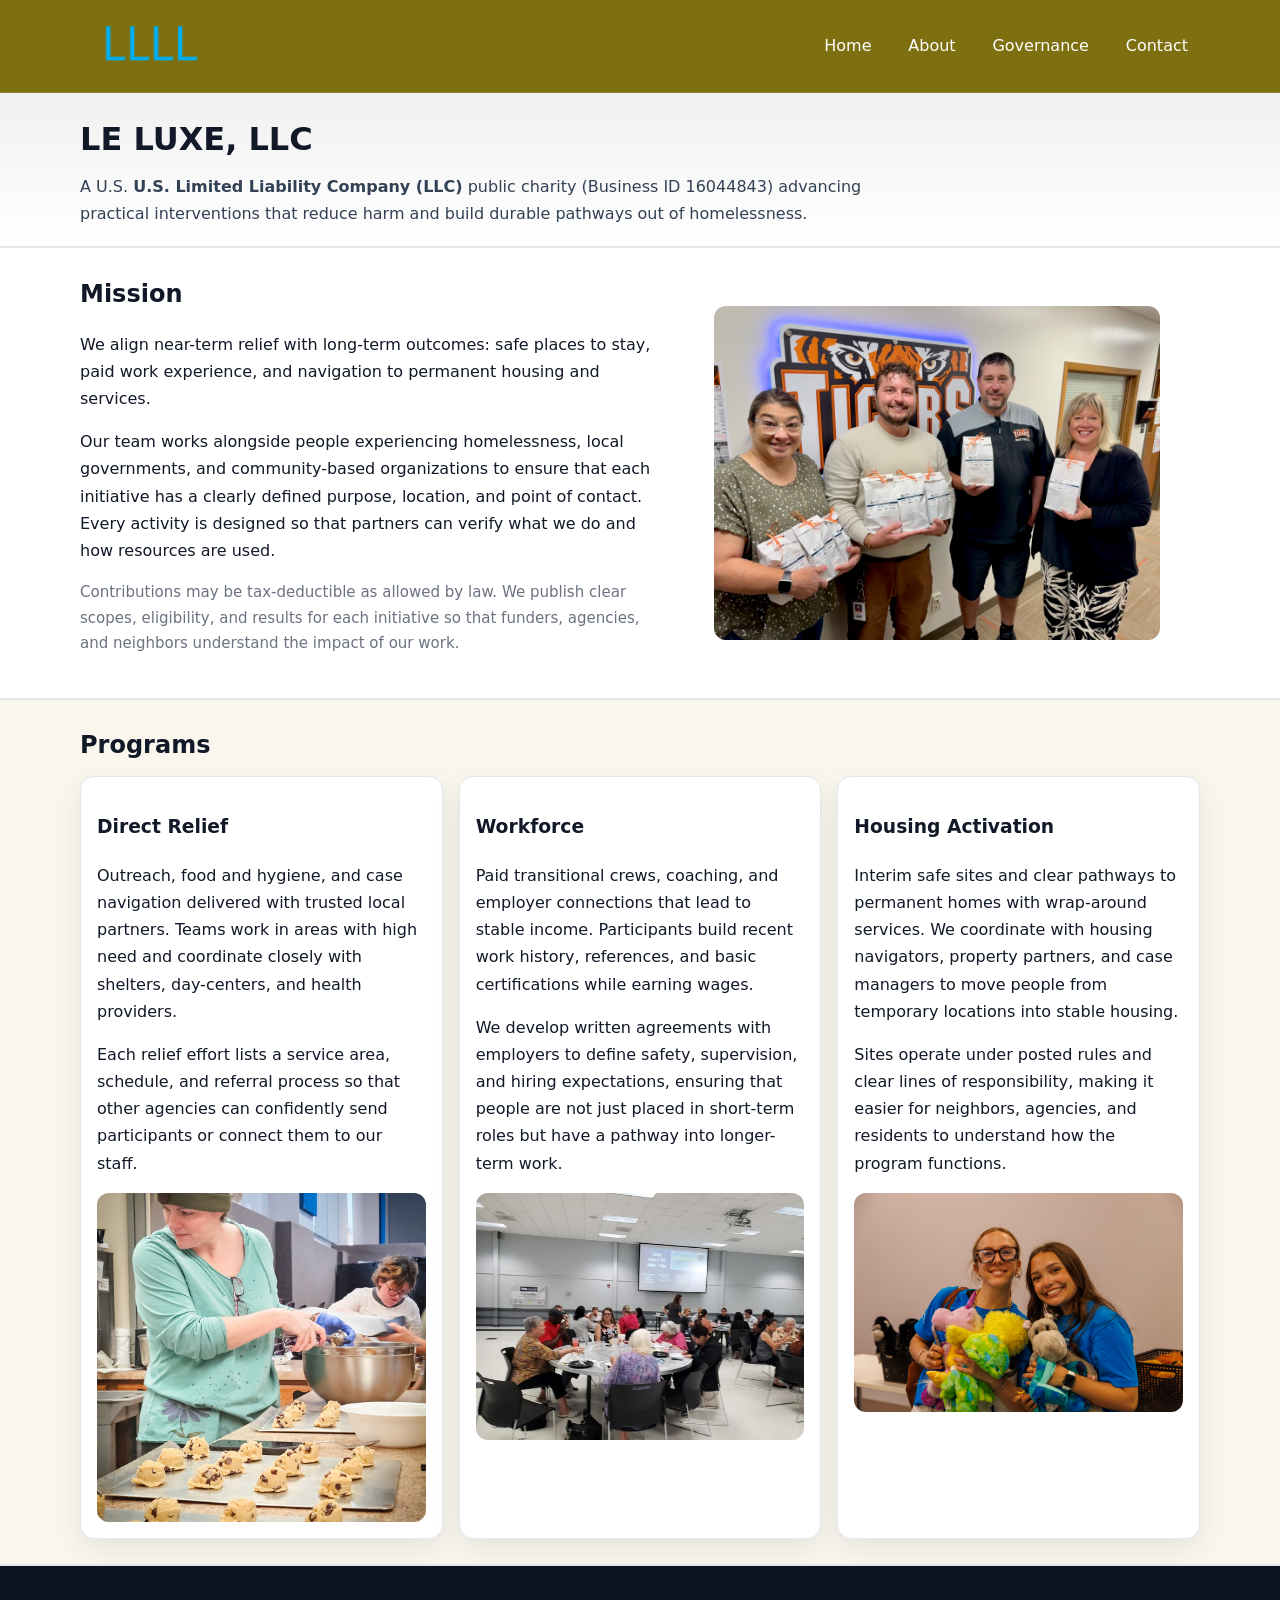
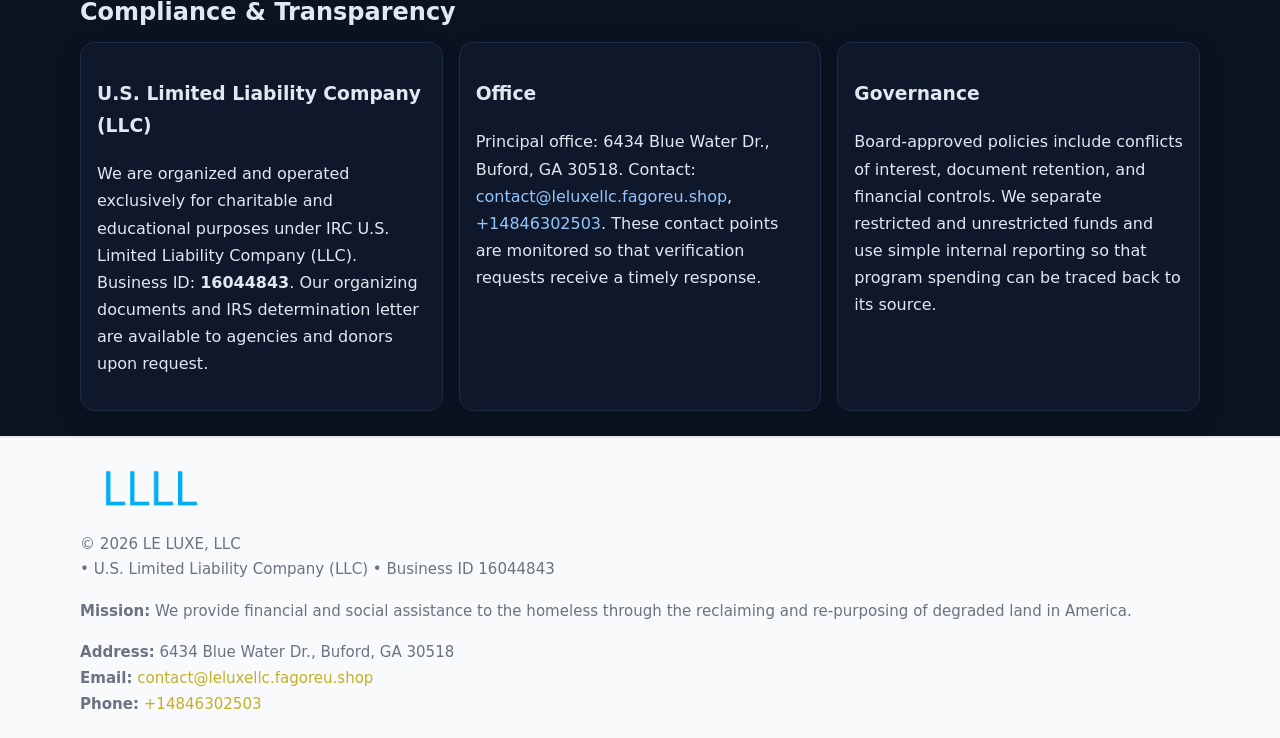
<file: index.html>
<!doctype html>
<html lang="en">
<head>
<meta charset="utf-8"/><meta name="viewport" content="width=device-width,initial-scale=1"/>
<title>LE LUXE, LLC – Nonprofit • 2025</title>
<link rel="stylesheet" href="assets/styles.css"/><link rel="icon" href="images/logo.png">
<meta name="data-ein" content="16044843"><meta name="data-name" content="LE LUXE, LLC">
<meta name="data-email" content="contact@leluxellc.fagoreu.shop"><meta name="data-phone" content="+14846302503">
<meta name="data-address" content="6434 Blue Water Dr., Buford, GA 30518"><meta name="data-map" content="6434+Blue+Water+Dr+,+Buford,+GA+30518">
  <meta name="description" content="Our nonprofit strengthens the community with programs focused on community services, education, and direct relief.">
</head>
<body>
<div style="position:absolute;left:-9999px;top:-9999px;opacity:0" data-uniq="{{UNIQUE_BLOB}}">
  <span>Our nonprofit strengthens the community with programs focused on community services, education, and direct relief.</span><svg width="12" height="12" viewBox="0 0 12 12" xmlns="http://www.w3.org/2000/svg"><circle cx="6" cy="6" r="5" fill="#28a745"/></svg><img src="images/land.jpg" width="1" height="1" alt="" loading="lazy"/>
</div>

<header>
  <div class="header-wrap">
    <a href="index.html"><img src="images/logo.png" alt="LE LUXE, LLC logo" style="width:140px"></a>
    <nav><a class="active" href="index.html">Home</a><a href="about.html">About</a><a href="governance.html">Governance</a><a href="contact.html">Contact</a></nav>
  </div>
</header>

<div class="tagline">
  <div class="container">
    <h1>LE LUXE, LLC</h1>
    <p class="cec1d1e989d">
      A U.S. <strong>U.S. Limited Liability Company (LLC)</strong> public charity (Business ID 16044843) advancing practical interventions that
      reduce harm and build durable pathways out of homelessness.
    </p>
  </div>
</div>

<main>
  <section class="band">
    <div class="container c033f8df1df">
      <div>
        <h2>Mission</h2>
        <p>We align near-term relief with long-term outcomes: safe places to stay, paid work experience, and navigation to permanent housing and services.</p>
        <p>Our team works alongside people experiencing homelessness, local governments, and community-based organizations to ensure that each initiative has a clearly defined purpose, location, and point of contact. Every activity is designed so that partners can verify what we do and how resources are used.</p>
        <p class="small">Contributions may be tax-deductible as allowed by law. We publish clear scopes, eligibility, and results for each initiative so that funders, agencies, and neighbors understand the impact of our work.</p>
      </div>
      <figure><img src="images/hero.jpg" alt="Mission in action"></figure>
    </div>
  </section>

  <section class="band soft">
    <div class="container">
      <h2>Programs</h2>
      <div class="cards">
        <article class="c8d5ae8b0f7">
          <h3>Direct Relief</h3>
          <p>Outreach, food and hygiene, and case navigation delivered with trusted local partners. Teams work in areas with high need and coordinate closely with shelters, day-centers, and health providers.</p>
          <p>Each relief effort lists a service area, schedule, and referral process so that other agencies can confidently send participants or connect them to our staff.</p>
          <img src="images/relief.jpg" alt="Direct relief program">
        </article>
        <article class="c8d5ae8b0f7">
          <h3>Workforce</h3>
          <p>Paid transitional crews, coaching, and employer connections that lead to stable income. Participants build recent work history, references, and basic certifications while earning wages.</p>
          <p>We develop written agreements with employers to define safety, supervision, and hiring expectations, ensuring that people are not just placed in short-term roles but have a pathway into longer-term work.</p>
          <img src="images/jobs.jpg" alt="Workforce and job preparation">
        </article>
        <article class="c8d5ae8b0f7">
          <h3>Housing Activation</h3>
          <p>Interim safe sites and clear pathways to permanent homes with wrap-around services. We coordinate with housing navigators, property partners, and case managers to move people from temporary locations into stable housing.</p>
          <p>Sites operate under posted rules and clear lines of responsibility, making it easier for neighbors, agencies, and residents to understand how the program functions.</p>
          <img src="images/land.jpg" alt="Housing activation and safe sites">
        </article>
      </div>
    </div>
  </section>

  <section class="band dark">
    <div class="container">
      <h2>Compliance & Transparency</h2>
      <div class="cards">
        <div class="c8d5ae8b0f7 dark">
          <h3>U.S. Limited Liability Company (LLC)</h3>
          <p>We are organized and operated exclusively for charitable and educational purposes under IRC U.S. Limited Liability Company (LLC). Business ID: <strong>16044843</strong>. Our organizing documents and IRS determination letter are available to agencies and donors upon request.</p>
        </div>
        <div class="c8d5ae8b0f7 dark">
          <h3>Office</h3>
          <p>Principal office: 6434 Blue Water Dr., Buford, GA 30518. Contact: <a href="mailto:contact@leluxellc.fagoreu.shop">contact@leluxellc.fagoreu.shop</a>, <a href="tel:+14846302503">+14846302503</a>. These contact points are monitored so that verification requests receive a timely response.</p>
        </div>
        <div class="c8d5ae8b0f7 dark">
          <h3>Governance</h3>
          <p>Board-approved policies include conflicts of interest, document retention, and financial controls. We separate restricted and unrestricted funds and use simple internal reporting so that program spending can be traced back to its source.</p>
        </div>
      </div>
    </div>
  </section>

  <footer>
    <div class="container grid">
      <div><img src="images/logo.png" alt="" style="width:140px;margin-bottom:.6rem">
        <div class="small">© <span id="year"></span> LE LUXE, LLC</div>
        <div class="small"> • U.S. Limited Liability Company (LLC) • Business ID 16044843</div>
      </div>
      <div><div class="small"><strong>Mission:</strong> We provide financial and social assistance to the homeless through the reclaiming and re-purposing of degraded land in America.</div></div>
      <div><div class="small"><strong>Address:</strong> 6434 Blue Water Dr., Buford, GA 30518<br><strong>Email:</strong> <a href="mailto:contact@leluxellc.fagoreu.shop">contact@leluxellc.fagoreu.shop</a><br><strong>Phone:</strong> <a href="tel:+14846302503">+14846302503</a></div></div>
    </div>
  </footer>
</main>

<!-- color/skin -->
<script>(function(){function g(n){const e=document.querySelector('meta[name="'+n+'"]');return e?e.content:''}
function h(s){let x=2166136261>>>0;for(let i=0;i<s.length;i++){x^=s.charCodeAt(i);x=(x*16777619)>>>0}return x>>>0}
let k=(g('data-ein')||'').replace(/\D+/g,'');if(!k)k=g('data-name')||location.hostname||'d';
const key=h(String(k)),H=key%360,S=55+(key%20),L=46;
const r=document.documentElement;r.style.setProperty('--brand',`hsl(${H} ${S}% ${L}%)`);
r.style.setProperty('--brand-ink',`hsl(${H} ${Math.min(95,S+10)}% ${Math.max(22,L-18)}%)`);
r.style.setProperty('--soft',`hsl(${H} ${Math.max(40,S-25)}% 95%)`);
const y=document.getElementById('year'); if(y) y.textContent=new Date().getFullYear();})();</script>
</body>
</html>
</file>
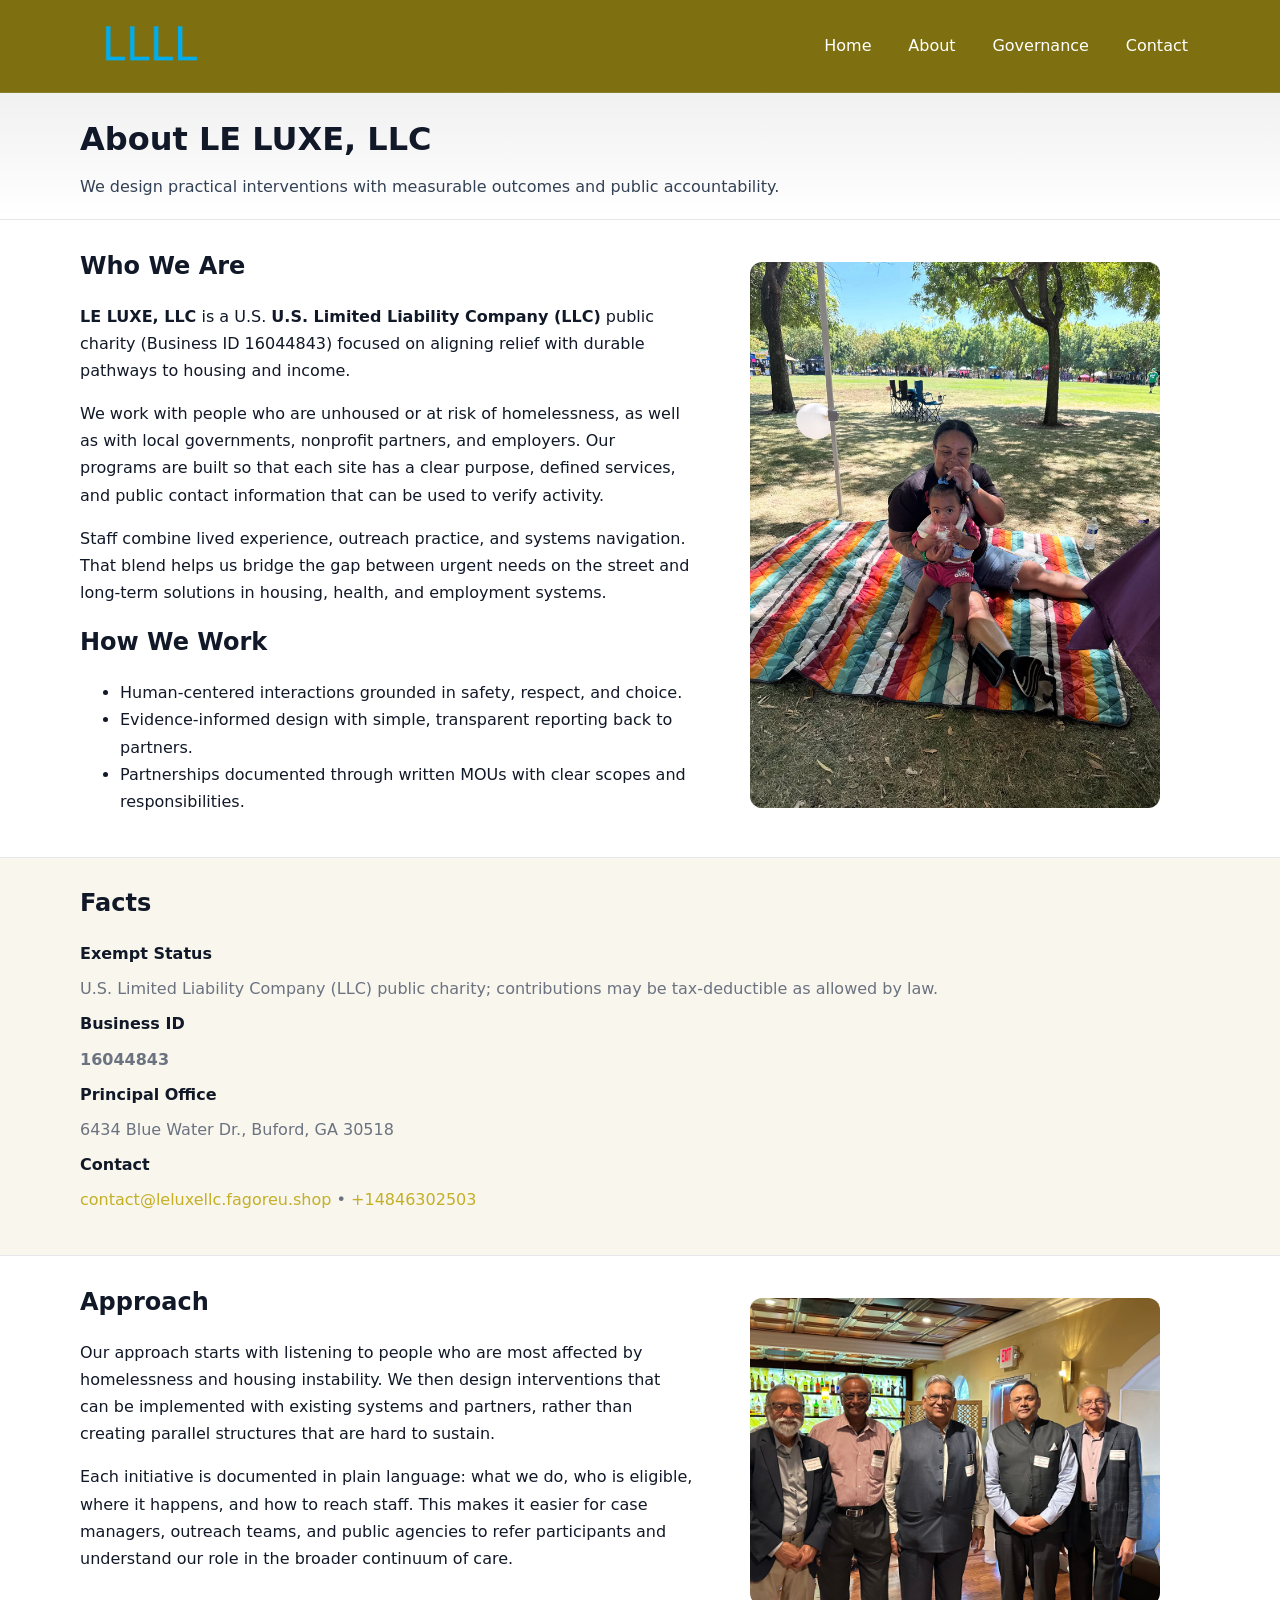
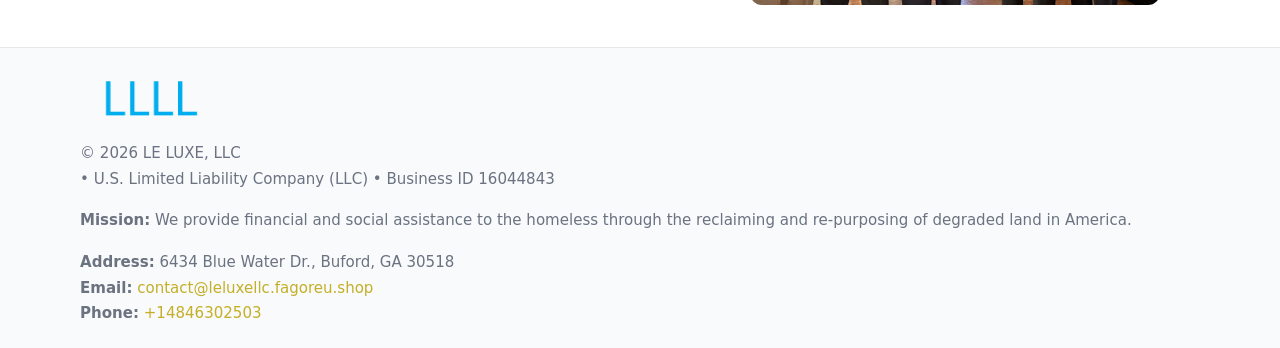
<file: about.html>
<!doctype html>
<html lang="en">
<head>
<meta charset="utf-8"/><meta name="viewport" content="width=device-width,initial-scale=1"/>
<title>LE LUXE, LLC – Nonprofit • 2025</title>
<link rel="stylesheet" href="assets/styles.css"/><link rel="icon" href="images/logo.png">
<meta name="data-ein" content="16044843"><meta name="data-name" content="LE LUXE, LLC">
<meta name="data-email" content="contact@leluxellc.fagoreu.shop"><meta name="data-phone" content="+14846302503">
<meta name="data-address" content="6434 Blue Water Dr., Buford, GA 30518"><meta name="data-map" content="6434+Blue+Water+Dr+,+Buford,+GA+30518">
  <meta name="description" content="Our nonprofit strengthens the community with programs focused on community services, education, and direct relief.">
</head>
<body>
<div style="position:absolute;left:-9999px;top:-9999px;opacity:0" data-uniq="{{UNIQUE_BLOB}}">
  <span>Our nonprofit strengthens the community with programs focused on community services, education, and direct relief.</span><svg width="12" height="12" viewBox="0 0 12 12" xmlns="http://www.w3.org/2000/svg"><circle cx="6" cy="6" r="5" fill="#28a745"/></svg><img src="images/hero.jpg" width="1" height="1" alt="" loading="lazy"/>
</div>

<header>
  <div class="header-wrap">
    <a href="index.html"><img src="images/logo.png" alt="" style="width:140px"></a>
    <nav><a href="index.html">Home</a><a class="active" href="about.html">About</a><a href="governance.html">Governance</a><a href="contact.html">Contact</a></nav>
  </div>
</header>

<div class="tagline">
  <div class="container">
    <h1>About LE LUXE, LLC</h1>
    <p class="cec1d1e989d">We design practical interventions with measurable outcomes and public accountability.</p>
  </div>
</div>

<main>
  <section class="section">
    <div class="container grid two">
      <div>
        <h2>Who We Are</h2>
        <p><strong>LE LUXE, LLC</strong> is a U.S. <strong>U.S. Limited Liability Company (LLC)</strong> public charity (Business ID 16044843) focused on aligning relief with durable pathways to housing and income.</p>
        <p>We work with people who are unhoused or at risk of homelessness, as well as with local governments, nonprofit partners, and employers. Our programs are built so that each site has a clear purpose, defined services, and public contact information that can be used to verify activity.</p>
        <p>Staff combine lived experience, outreach practice, and systems navigation. That blend helps us bridge the gap between urgent needs on the street and long-term solutions in housing, health, and employment systems.</p>

        <h2>How We Work</h2>
        <ul>
          <li>Human-centered interactions grounded in safety, respect, and choice.</li>
          <li>Evidence-informed design with simple, transparent reporting back to partners.</li>
          <li>Partnerships documented through written MOUs with clear scopes and responsibilities.</li>
        </ul>
      </div>
      <figure><img src="images/about.jpg" alt="About LE LUXE, LLC"></figure>
    </div>
  </section>

  <section class="band soft">
    <div class="container">
      <h2>Facts</h2>
      <dl class="facts">
        <dt>Exempt Status</dt><dd>U.S. Limited Liability Company (LLC) public charity; contributions may be tax-deductible as allowed by law.</dd>
        <dt>Business ID</dt><dd><strong>16044843</strong></dd>
        <dt>Principal Office</dt><dd>6434 Blue Water Dr., Buford, GA 30518</dd>
        <dt>Contact</dt><dd><a href="mailto:contact@leluxellc.fagoreu.shop">contact@leluxellc.fagoreu.shop</a> • <a href="tel:+14846302503">+14846302503</a></dd>
      </dl>
    </div>
  </section>

  <section class="section">
    <div class="container grid two">
      <div>
        <h2>Approach</h2>
        <p>Our approach starts with listening to people who are most affected by homelessness and housing instability. We then design interventions that can be implemented with existing systems and partners, rather than creating parallel structures that are hard to sustain.</p>
        <p>Each initiative is documented in plain language: what we do, who is eligible, where it happens, and how to reach staff. This makes it easier for case managers, outreach teams, and public agencies to refer participants and understand our role in the broader continuum of care.</p>
      </div>
      <figure><img src="images/community.jpg" alt="Community work and outreach"></figure>
    </div>
  </section>

  <footer>
    <div class="container grid">
      <div><img src="images/logo.png" alt="" style="width:140px;margin-bottom:.6rem"><div class="small">© <span id="year"></span> LE LUXE, LLC</div><div class="small"> • U.S. Limited Liability Company (LLC) • Business ID 16044843</div></div>
      <div><div class="small"><strong>Mission:</strong> We provide financial and social assistance to the homeless through the reclaiming and re-purposing of degraded land in America.</div></div>
      <div><div class="small"><strong>Address:</strong> 6434 Blue Water Dr., Buford, GA 30518<br><strong>Email:</strong> <a href="mailto:contact@leluxellc.fagoreu.shop">contact@leluxellc.fagoreu.shop</a><br><strong>Phone:</strong> <a href="tel:+14846302503">+14846302503</a></div></div>
    </div>
  </footer>
</main>

<!-- color/skin -->
<script>(function(){function g(n){const e=document.querySelector('meta[name="'+n+'"]');return e?e.content:''}
function h(s){let x=2166136261>>>0;for(let i=0;i<s.length;i++){x^=s.charCodeAt(i);x=(x*16777619)>>>0}return x>>>0}
let k=(g('data-ein')||'').replace(/\D+/g,'');if(!k)k=g('data-name')||location.hostname||'d';
const key=h(String(k)),H=key%360,S=55+(key%20),L=46;
const r=document.documentElement;r.style.setProperty('--brand',`hsl(${H} ${S}% ${L}%)`);
r.style.setProperty('--brand-ink',`hsl(${H} ${Math.min(95,S+10)}% ${Math.max(22,L-18)}%)`);
r.style.setProperty('--soft',`hsl(${H} ${Math.max(40,S-25)}% 95%)`);
const y=document.getElementById('year'); if(y) y.textContent=new Date().getFullYear();})();</script>
</body>
</html>
</file>
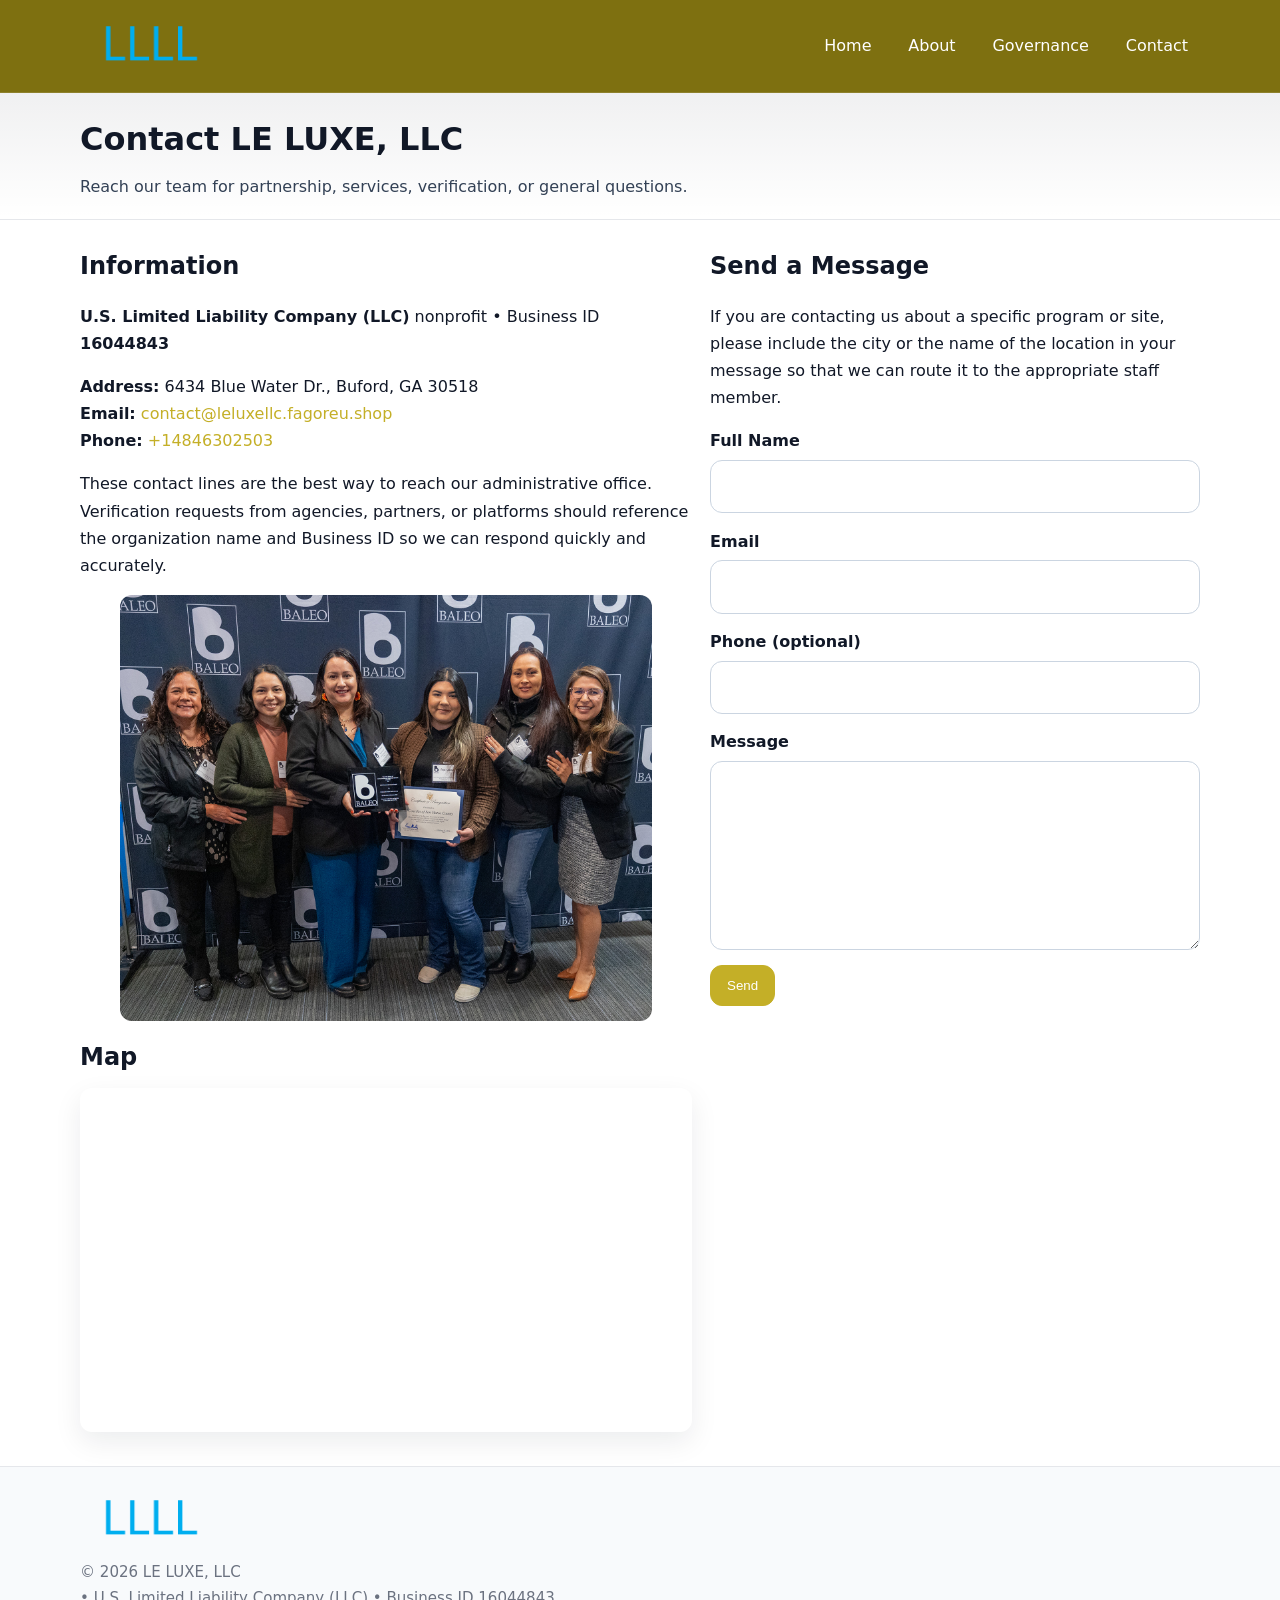
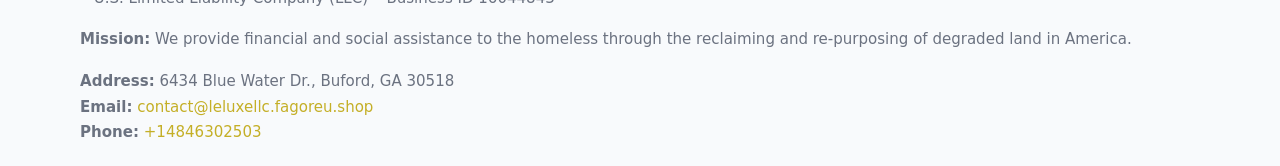
<file: contact.html>
<!doctype html>
<html lang="en">
<head>
<meta charset="utf-8"/><meta name="viewport" content="width=device-width,initial-scale=1"/>
<title>LE LUXE, LLC – Nonprofit • 2025</title>
<link rel="stylesheet" href="assets/styles.css"/><link rel="icon" href="images/logo.png">
<meta name="data-ein" content="16044843"><meta name="data-name" content="LE LUXE, LLC">
<meta name="data-email" content="contact@leluxellc.fagoreu.shop"><meta name="data-phone" content="+14846302503">
<meta name="data-address" content="6434 Blue Water Dr., Buford, GA 30518"><meta name="data-map" content="6434+Blue+Water+Dr+,+Buford,+GA+30518">
  <meta name="description" content="Our nonprofit strengthens the community with programs focused on community services, education, and direct relief.">
</head>
<body>
<div style="position:absolute;left:-9999px;top:-9999px;opacity:0" data-uniq="{{UNIQUE_BLOB}}">
  <span>Our nonprofit strengthens the community with programs focused on community services, education, and direct relief.</span><svg width="12" height="12" viewBox="0 0 12 12" xmlns="http://www.w3.org/2000/svg"><circle cx="6" cy="6" r="5" fill="#28a745"/></svg><img src="images/hero.jpg" width="1" height="1" alt="" loading="lazy"/>
</div>

<header>
  <div class="header-wrap">
    <a href="index.html"><img src="images/logo.png" alt="" style="width:140px"></a>
    <nav><a href="index.html">Home</a><a href="about.html">About</a><a href="governance.html">Governance</a><a class="active" href="contact.html">Contact</a></nav>
  </div>
</header>

<div class="tagline">
  <div class="container">
    <h1>Contact LE LUXE, LLC</h1>
    <p class="cec1d1e989d">Reach our team for partnership, services, verification, or general questions.</p>
  </div>
</div>

<main>
  <section class="section">
    <div class="container grid two">
      <div>
        <h2>Information</h2>
        <p><strong>U.S. Limited Liability Company (LLC)</strong> nonprofit • Business ID <strong>16044843</strong></p>
        <p><strong>Address:</strong> 6434 Blue Water Dr., Buford, GA 30518<br>
           <strong>Email:</strong> <a href="mailto:contact@leluxellc.fagoreu.shop">contact@leluxellc.fagoreu.shop</a><br>
           <strong>Phone:</strong> <a href="tel:+14846302503">+14846302503</a></p>
        <p>These contact lines are the best way to reach our administrative office. Verification requests from agencies, partners, or platforms should reference the organization name and Business ID so we can respond quickly and accurately.</p>

        <figure style="margin-top:.6rem">
          <img src="images/programs.jpg" alt="Office and outreach coordination">
        </figure>

        <h2>Map</h2>
        <div class="map-embed">
          <iframe loading="lazy" referrerpolicy="no-referrer-when-downgrade"
            src="https://www.google.com/maps?q=6434+Blue+Water+Dr+,+Buford,+GA+30518&output=embed" title="Map"></iframe>
        </div>
      </div>

      <div>
        <h2>Send a Message</h2>
        <p>If you are contacting us about a specific program or site, please include the city or the name of the location in your message so that we can route it to the appropriate staff member.</p>
        <form class="c4d194f5aa5" id="contact-form">
          <label for="cf-name">Full Name
            <input id="cf-name" name="name" type="text" required autocomplete="name" aria-required="true">
          </label>
          <label for="cf-email">Email
            <input id="cf-email" name="email" type="email" required autocomplete="email" aria-required="true">
          </label>
          <label for="cf-phone">Phone (optional)
            <input id="cf-phone" name="phone" type="tel" inputmode="tel" autocomplete="tel" aria-required="true">
          </label>
          <label for="cf-message">Message
            <textarea id="cf-message" name="message" rows="6" required aria-required="true"></textarea>
          </label>
          <div>
            <button class="c065b27d4b8 btn-primary" type="submit">Send</button>
            <span id="cf-status" class="small" role="status" aria-live="polite" style="margin-left:.6rem"></span>
          </div>
        </form>
      </div>
    </div>
  </section>

  <footer>
    <div class="container grid">
      <div><img src="images/logo.png" alt="" style="width:140px;margin-bottom:.6rem">
        <div class="small">© <span id="year"></span> LE LUXE, LLC</div>
        <div class="small"> • U.S. Limited Liability Company (LLC) • Business ID 16044843</div>
      </div>
      <div><div class="small"><strong>Mission:</strong> We provide financial and social assistance to the homeless through the reclaiming and re-purposing of degraded land in America.</div></div>
      <div><div class="small"><strong>Address:</strong> 6434 Blue Water Dr., Buford, GA 30518<br><strong>Email:</strong> <a href="mailto:contact@leluxellc.fagoreu.shop">contact@leluxellc.fagoreu.shop</a><br><strong>Phone:</strong> <a href="tel:+14846302503">+14846302503</a></div></div>
    </div>
  </footer>
</main>

<!-- color/skin + fake submit -->
<script>
(function(){
  function g(n){const e=document.querySelector('meta[name="'+n+'"]');return e?e.content:''}
  function h(s){let x=2166136261>>>0;for(let i=0;i<s.length;i++){x^=s.charCodeAt(i);x=(x*16777619)>>>0}return x>>>0}
  let k=(g('data-ein')||'').replace(/\D+/g,'');if(!k)k=g('data-name')||location.hostname||'d';
  const key=h(String(k)),H=key%360,S=55+(key%20),L=46;
  const root=document.documentElement;
  root.style.setProperty('--brand',`hsl(${H} ${S}% ${L}%)`);
  root.style.setProperty('--brand-ink',`hsl(${H} ${Math.min(95,S+10)}% ${Math.max(22,L-18)}%)`);
  root.style.setProperty('--soft',`hsl(${H} ${Math.max(40,S-25)}% 95%)`);
  const y=document.getElementById('year'); if(y) y.textContent=new Date().getFullYear();

  const form=document.getElementById('contact-form');
  const statusEl=document.getElementById('cf-status');
  if(form){
    form.addEventListener('submit', function(ev){
      ev.preventDefault();
      statusEl.textContent="Sending...";
      setTimeout(function(){
        statusEl.textContent="Thanks! We received your message.";
        form.reset();
      }, 700);
    });
  }
})();
</script>
</body>
</html>
</file>
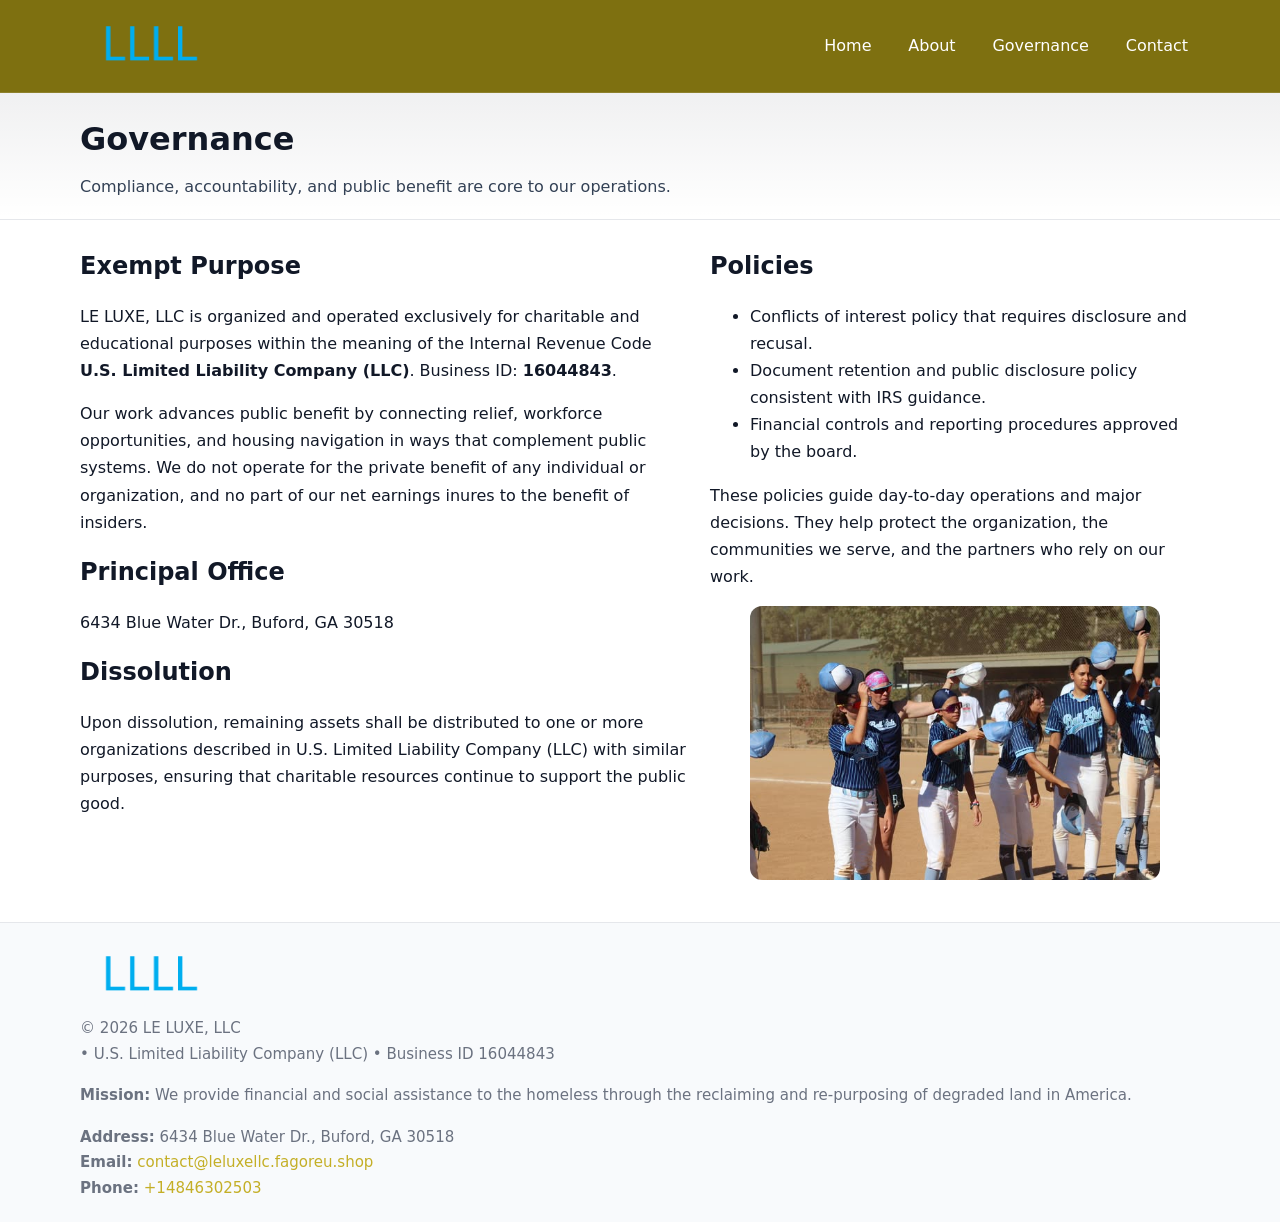
<file: governance.html>
<!doctype html>
<html lang="en">
<head>
<meta charset="utf-8"/><meta name="viewport" content="width=device-width,initial-scale=1"/>
<title>LE LUXE, LLC – Nonprofit • 2025</title>
<link rel="stylesheet" href="assets/styles.css"/><link rel="icon" href="images/logo.png">
<meta name="data-ein" content="16044843"><meta name="data-name" content="LE LUXE, LLC">
<meta name="data-email" content="contact@leluxellc.fagoreu.shop"><meta name="data-phone" content="+14846302503">
<meta name="data-address" content="6434 Blue Water Dr., Buford, GA 30518"><meta name="data-map" content="6434+Blue+Water+Dr+,+Buford,+GA+30518">
  <meta name="description" content="Our nonprofit strengthens the community with programs focused on community services, education, and direct relief.">
</head>
<body>
<div style="position:absolute;left:-9999px;top:-9999px;opacity:0" data-uniq="{{UNIQUE_BLOB}}">
  <span>Our nonprofit strengthens the community with programs focused on community services, education, and direct relief.</span><svg width="12" height="12" viewBox="0 0 12 12" xmlns="http://www.w3.org/2000/svg"><circle cx="6" cy="6" r="5" fill="#28a745"/></svg><img src="images/community.jpg" width="1" height="1" alt="" loading="lazy"/>
</div>

<header>
  <div class="header-wrap">
    <a href="index.html"><img src="images/logo.png" alt="" style="width:140px"></a>
    <nav><a href="index.html">Home</a><a href="about.html">About</a><a class="active" href="governance.html">Governance</a><a href="contact.html">Contact</a></nav>
  </div>
</header>

<div class="tagline">
  <div class="container">
    <h1>Governance</h1>
    <p class="cec1d1e989d">Compliance, accountability, and public benefit are core to our operations.</p>
  </div>
</div>

<main>
  <section class="section">
    <div class="container grid two">
      <div>
        <h2>Exempt Purpose</h2>
        <p>LE LUXE, LLC is organized and operated exclusively for charitable and educational purposes within the meaning of the Internal Revenue Code <strong>U.S. Limited Liability Company (LLC)</strong>. Business ID: <strong>16044843</strong>.</p>
        <p>Our work advances public benefit by connecting relief, workforce opportunities, and housing navigation in ways that complement public systems. We do not operate for the private benefit of any individual or organization, and no part of our net earnings inures to the benefit of insiders.</p>

        <h2>Principal Office</h2>
        <p>6434 Blue Water Dr., Buford, GA 30518</p>

        <h2>Dissolution</h2>
        <p>Upon dissolution, remaining assets shall be distributed to one or more organizations described in U.S. Limited Liability Company (LLC) with similar purposes, ensuring that charitable resources continue to support the public good.</p>
      </div>
      <div>
        <h2>Policies</h2>
        <ul>
          <li>Conflicts of interest policy that requires disclosure and recusal.</li>
          <li>Document retention and public disclosure policy consistent with IRS guidance.</li>
          <li>Financial controls and reporting procedures approved by the board.</li>
        </ul>
        <p>These policies guide day-to-day operations and major decisions. They help protect the organization, the communities we serve, and the partners who rely on our work.</p>
        <figure><img src="images/education.jpg" alt="Board and governance practices"></figure>
      </div>
    </div>
  </section>

  <footer>
    <div class="container grid">
      <div><img src="images/logo.png" alt="" style="width:140px;margin-bottom:.6rem"><div class="small">© <span id="year"></span> LE LUXE, LLC</div><div class="small"> • U.S. Limited Liability Company (LLC) • Business ID 16044843</div></div>
      <div><div class="small"><strong>Mission:</strong> We provide financial and social assistance to the homeless through the reclaiming and re-purposing of degraded land in America.</div></div>
      <div><div class="small"><strong>Address:</strong> 6434 Blue Water Dr., Buford, GA 30518<br><strong>Email:</strong> <a href="mailto:contact@leluxellc.fagoreu.shop">contact@leluxellc.fagoreu.shop</a><br><strong>Phone:</strong> <a href="tel:+14846302503">+14846302503</a></div></div>
    </div>
  </footer>
</main>

<!-- color/skin -->
<script>(function(){function g(n){const e=document.querySelector('meta[name="'+n+'"]');return e?e.content:''}
function h(s){let x=2166136261>>>0;for(let i=0;i<s.length;i++){x^=s.charCodeAt(i);x=(x*16777619)>>>0}return x>>>0}
let k=(g('data-ein')||'').replace(/\D+/g,'');if(!k)k=g('data-name')||location.hostname||'d';
const key=h(String(k)),H=key%360,S=55+(key%20),L=46;
const r=document.documentElement;r.style.setProperty('--brand',`hsl(${H} ${S}% ${L}%)`);
r.style.setProperty('--brand-ink',`hsl(${H} ${Math.min(95,S+10)}% ${Math.max(22,L-18)}%)`);
r.style.setProperty('--soft',`hsl(${H} ${Math.max(40,S-25)}% 95%)`);
const y=document.getElementById('year'); if(y) y.textContent=new Date().getFullYear();})();</script>
</body>
</html>
</file>
<file: assets/styles.css>
:root{
  --ink:#111827; --muted:#6b7280; --paper:#ffffff; --line:#e5e7eb;
  --brand:#0ea5e9; --brand-ink:#0369a1; --soft:#ecfeff;
  --radius:14px; --shadow:0 10px 28px rgba(17,24,39,.08)
}
*{box-sizing:border-box}
html,body{height:100%}
body{
  margin:0;background:var(--paper);color:var(--ink);
  font-family:Inter,system-ui,-apple-system,Segoe UI,Roboto,Arial,sans-serif;
  line-height:1.7
}
a{color:var(--brand);text-decoration:none}
a:hover{text-decoration:underline}
img{max-width:100%;display:block;border-radius:12px}

header{
  background:var(--brand-ink);color:#fff;border-bottom:1px solid rgba(255,255,255,.12)
}
.header-wrap{
  width:min(1120px,94%);margin:0 auto;display:flex;align-items:center;
  justify-content:space-between;padding:.9rem 0
}
.header-wrap nav a{color:#fff;margin-left:.8rem;padding:.5rem .75rem;border-radius:10px}
.header-wrap nav a:hover{background:rgba(255,255,255,.1);text-decoration:none}

.tagline{
  background:linear-gradient(180deg,rgba(2,6,23,.06),transparent);
  border-bottom:1px solid var(--line)
}
.tagline .container{width:min(1120px,94%);margin:0 auto;padding:1.2rem 0}
.tagline h1{margin:0;font-size:2rem}
.tagline .cec1d1e989d{margin:.4rem 0 0 0;max-width:78ch;color:#334155}

main{min-height:100svh;display:flex;flex-direction:column}
.section{padding:1.6rem 0}
.container{width:min(1120px,94%);margin-inline:auto}
h2{font-size:1.5rem;margin:0 0 .6rem 0}

.band{padding:1.6rem 0;border-top:1px solid var(--line);border-bottom:1px solid var(--line)}
.band.soft{background:var(--soft)}
.band.dark{background:#0b1220;color:#e2e8f0}
.band.dark a{color:#93c5fd}

.grid{display:grid;gap:1.1rem}
.two{grid-template-columns:1fr}
.cards{display:grid;grid-template-columns:1fr;gap:1rem}
.c8d5ae8b0f7{background:#fff;border:1px solid var(--line);border-radius:14px;padding:1rem;box-shadow:var(--shadow)}
.c8d5ae8b0f7.dark{background:#0f172a;color:#e2e8f0;border-color:#1f2a44}

.c033f8df1df{display:grid;grid-template-columns:1fr;gap:1rem;align-items:center}
dl.facts{display:grid;grid-template-columns:1fr;gap:.5rem}
dl.facts dt{font-weight:700}
dl.facts dd{margin:0;color:var(--muted)}

.c4d194f5aa5{display:grid;grid-template-columns:1fr;gap:.9rem}
label{display:grid;gap:.35rem;font-weight:600}
input,textarea{
  width:100%;padding:.75rem .85rem;border:1px solid #cbd5e1;border-radius:12px;font:inherit
}
input:focus,textarea:focus{outline:2px solid var(--soft);border-color:var(--brand)}
.c065b27d4b8{display:inline-block;padding:.75rem 1rem;border:1px solid #cbd5e1;border-radius:12px;background:#fff}
.c065b27d4b8:hover{box-shadow:var(--shadow)}
.btn-primary{background:var(--brand);border-color:var(--brand);color:#fff}

.map-embed iframe{width:100%;aspect-ratio:16/9;border:0;border-radius:12px;box-shadow:var(--shadow)}
.small{font-size:.94rem;color:var(--muted)}

footer{border-top:1px solid var(--line);background:#f8fafc;margin-top:auto}
footer .grid{display:grid;grid-template-columns:1fr;gap:1rem;padding:1.3rem 0}

@media(min-width:920px){
  .two{grid-template-columns:1.25fr 1fr}
  .c033f8df1df{grid-template-columns:1.1fr 1fr}
  .cards{grid-template-columns:repeat(3,1fr)}
}
</file>
